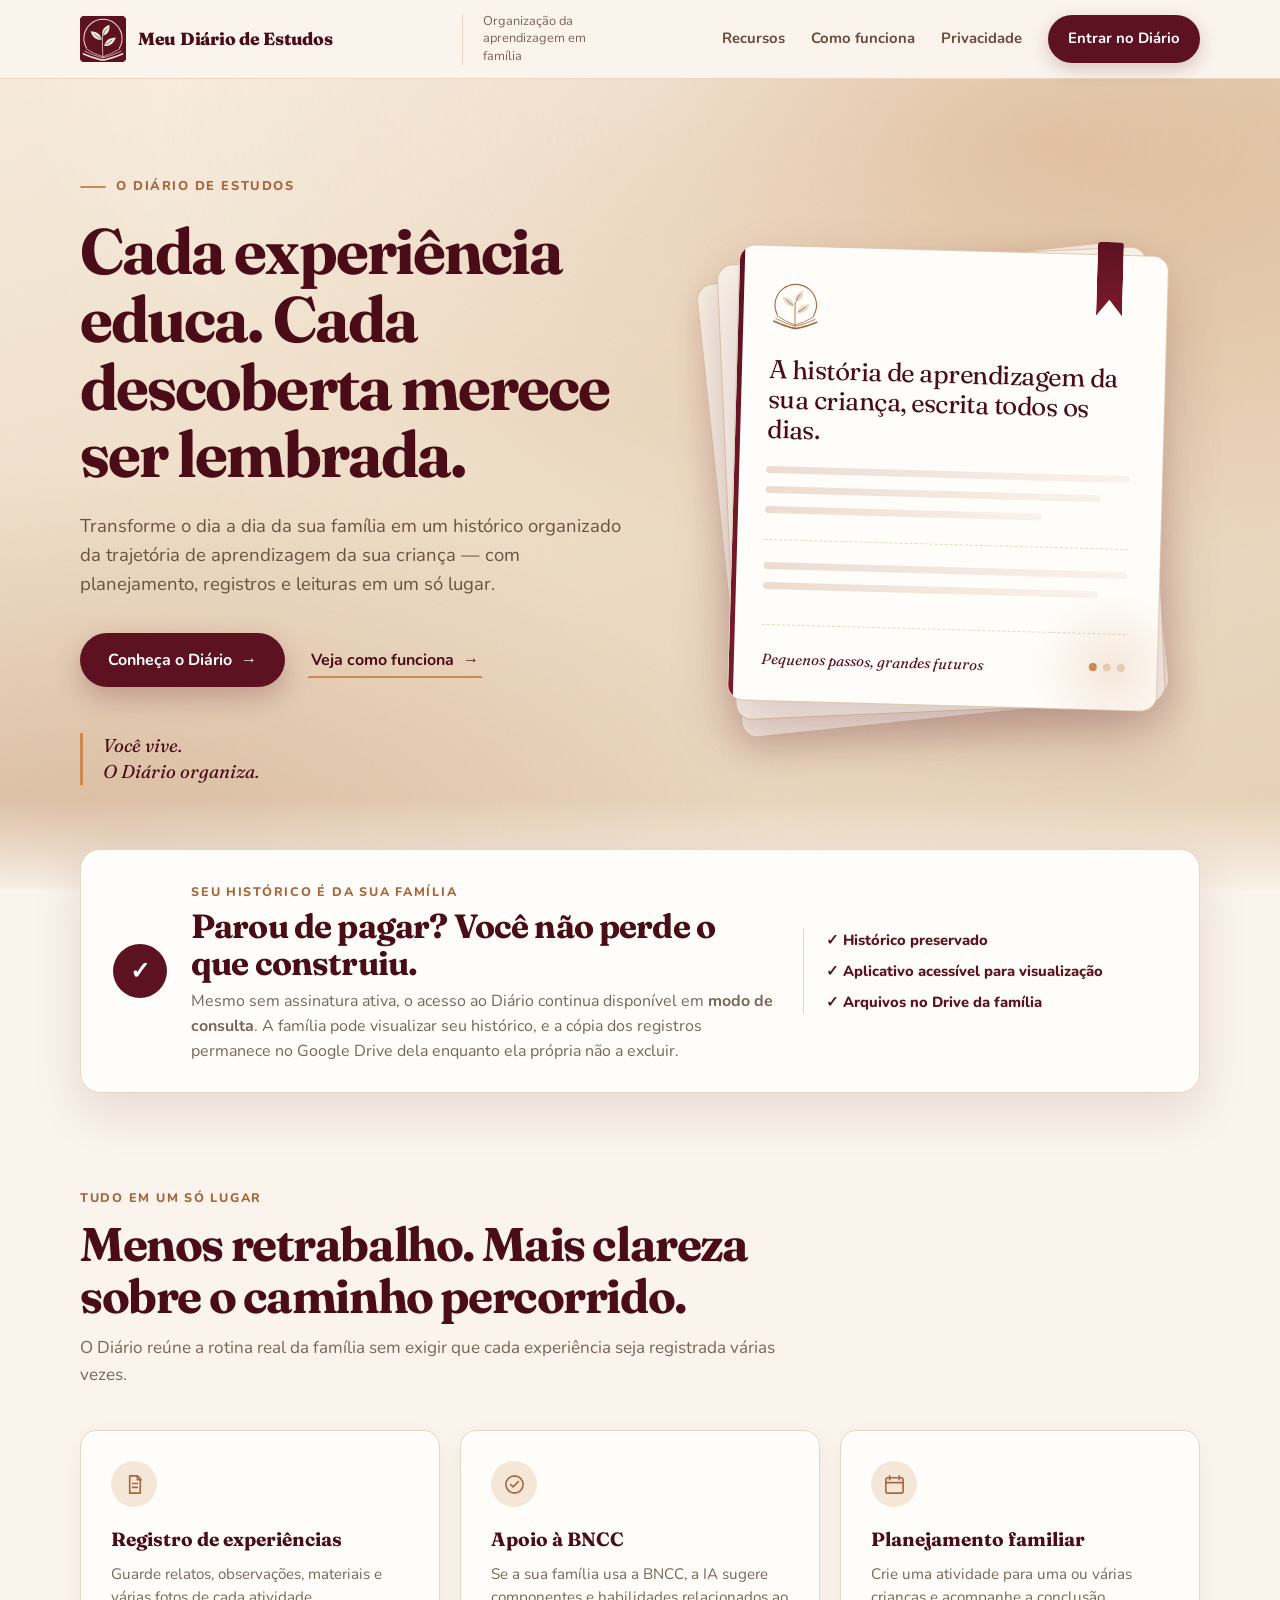
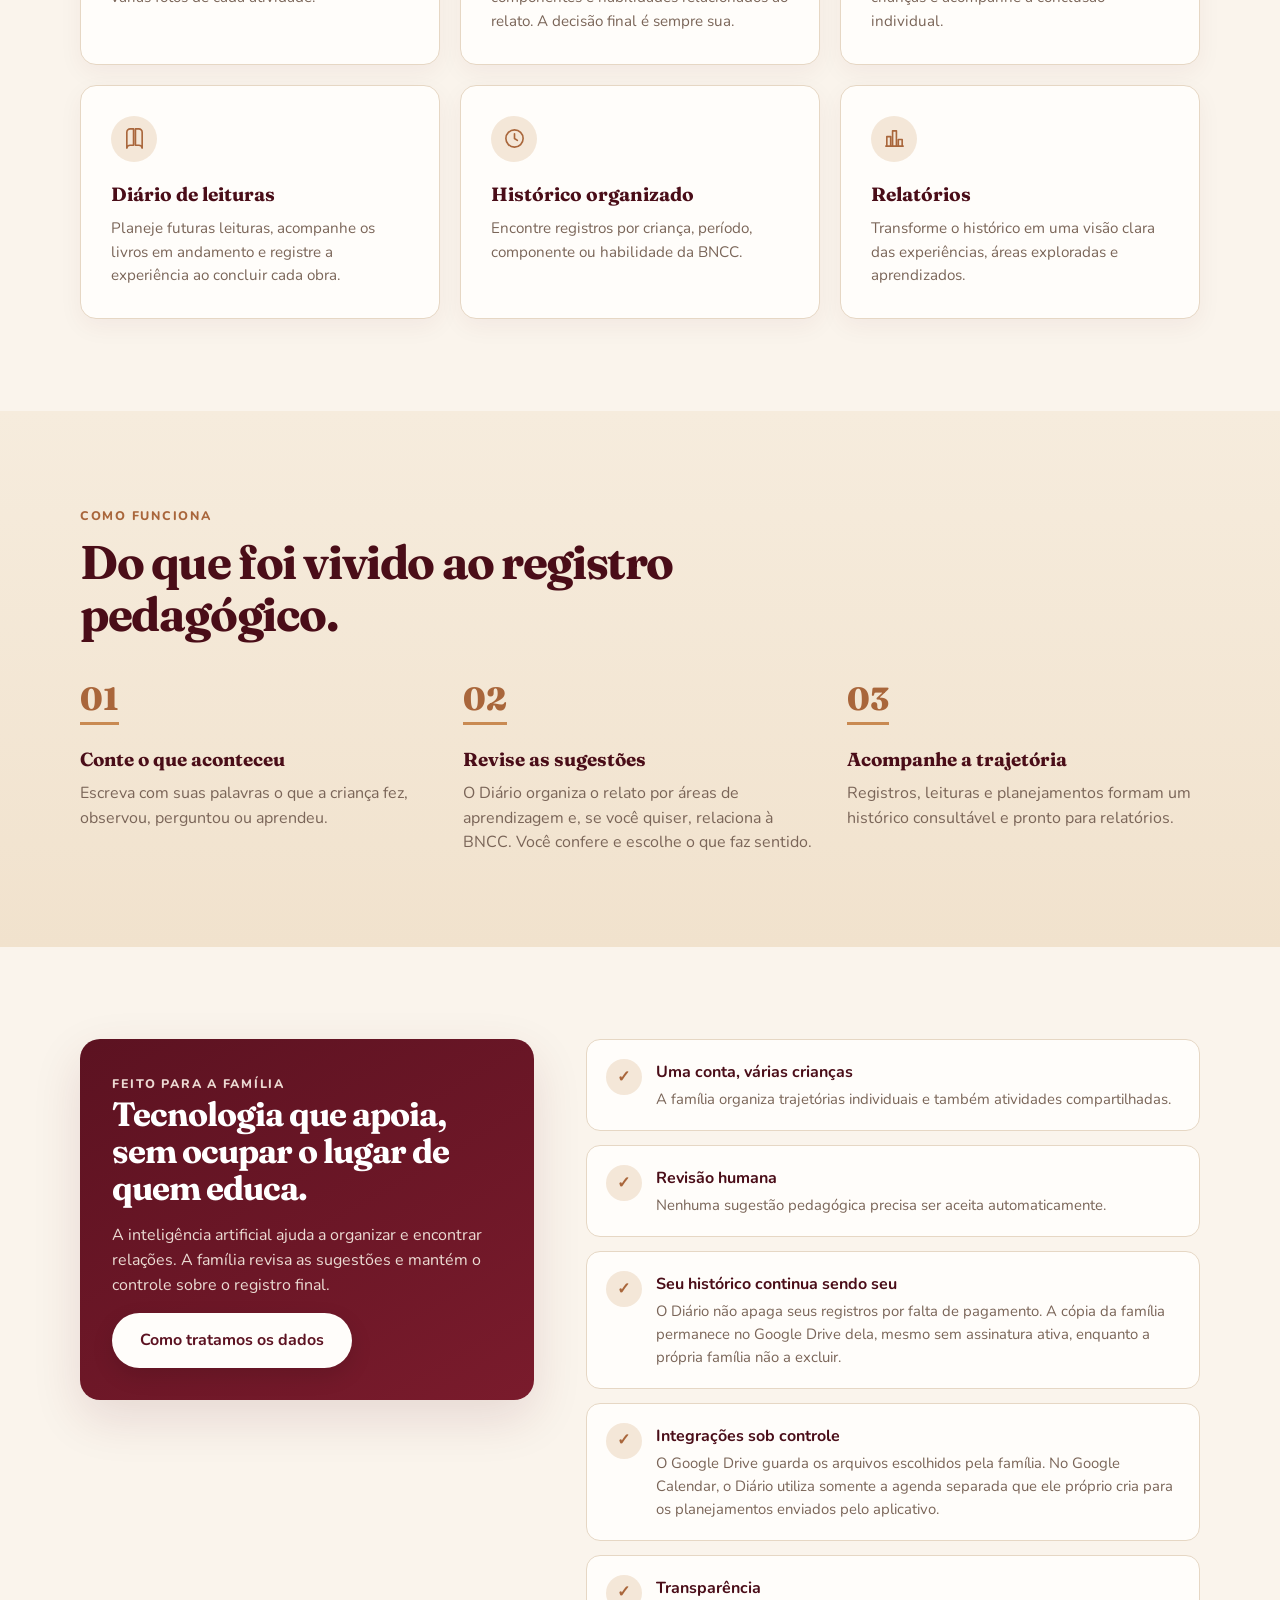
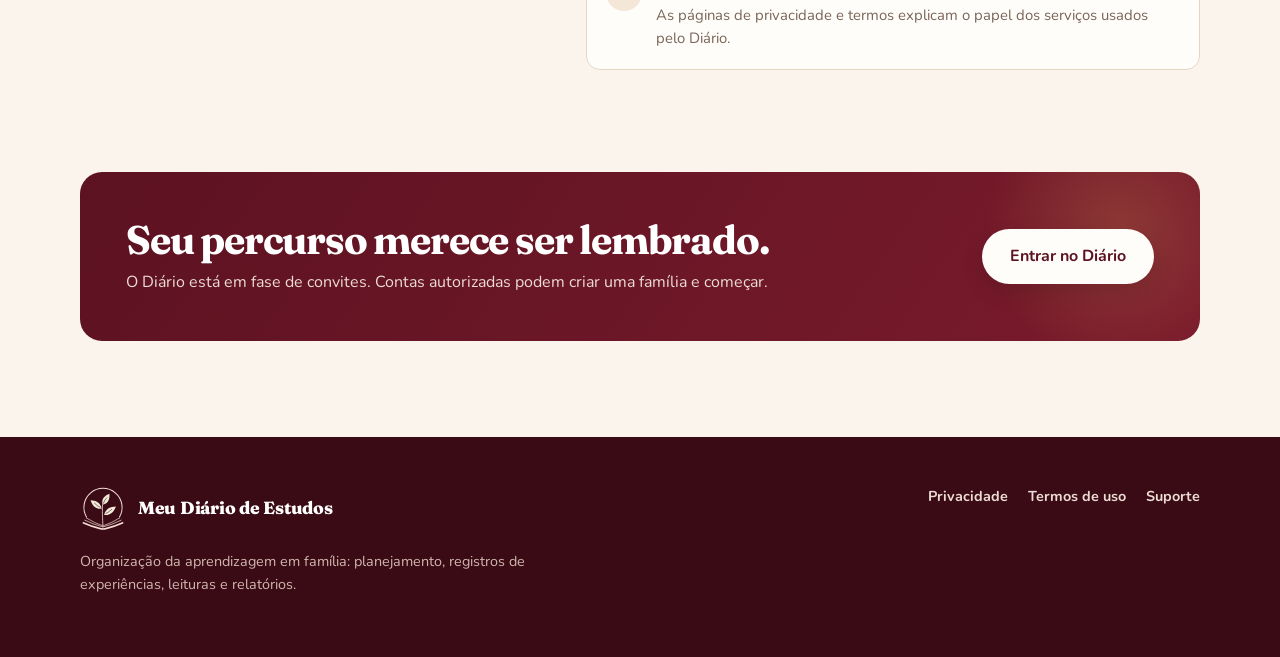
<file: index.html>
<!doctype html>
<html lang="pt-BR">
<head>
  <meta charset="utf-8">
  <meta name="viewport" content="width=device-width,initial-scale=1">
  <meta name="theme-color" content="#faf4ec">
  <meta name="description" content="Registre experiências, planeje a rotina e acompanhe a trajetória de aprendizagem da sua criança — tudo em um só lugar.">
  <link rel="canonical" href="https://www.meudiariodeestudos.com.br/">
  <meta property="og:type" content="website">
  <meta property="og:locale" content="pt_BR">
  <meta property="og:site_name" content="Meu Diário de Estudos">
  <meta property="og:title" content="Meu Diário de Estudos">
  <meta property="og:description" content="Seu histórico continua com você, mesmo sem assinatura ativa.">
  <meta property="og:url" content="https://www.meudiariodeestudos.com.br/">
  <meta property="og:image" content="https://www.meudiariodeestudos.com.br/card-whatsapp-v4.jpg">
  <meta property="og:image:secure_url" content="https://www.meudiariodeestudos.com.br/card-whatsapp-v4.jpg">
  <meta property="og:image:type" content="image/jpeg">
  <meta property="og:image:width" content="1200">
  <meta property="og:image:height" content="630">
  <meta property="og:image:alt" content="Meu Diário de Estudos — cada experiência educa, cada descoberta merece ser lembrada">
  <meta name="twitter:card" content="summary_large_image">
  <meta name="twitter:title" content="Meu Diário de Estudos">
  <meta name="twitter:description" content="Seu histórico continua com você, mesmo sem assinatura ativa.">
  <meta name="twitter:image" content="https://www.meudiariodeestudos.com.br/card-whatsapp-v4.jpg">
  <link rel="icon" href="favicon.ico" sizes="any"><link rel="icon" type="image/svg+xml" href="favicon-v2.svg"><link rel="icon" type="image/png" sizes="32x32" href="favicon-v2-32.png"><link rel="icon" type="image/png" sizes="192x192" href="favicon-v2-192.png"><link rel="apple-touch-icon" sizes="180x180" href="favicon-v2-180.png">
  <title>Meu Diário de Estudos — A trajetória de aprendizagem da sua família</title>
  <link rel="stylesheet" href="styles.css?v=1.12">
</head>
<body>
  <a class="skip-link" href="#conteudo">Ir para o conteúdo</a>
  <header class="site-header">
    <div class="container header-inner">
      <a class="brand" href="index.html" aria-label="Meu Diário de Estudos — início">
        <img class="brand-mark" src="logo-badge-v2.svg" alt="" aria-hidden="true">
        <span>Meu Diário de Estudos</span>
      </a>
      <p class="brand-tagline">Organização da aprendizagem em família</p>
      <nav class="nav" aria-label="Navegação principal">
        <a href="#recursos">Recursos</a>
        <a href="#como-funciona">Como funciona</a>
        <a href="#seguranca">Privacidade</a>
        <a class="nav-cta" href="https://app.meudiariodeestudos.com.br/">Entrar no Diário</a>
      </nav>
    </div>
  </header>

  <main id="conteudo">
    <section class="hero">
      <div class="container hero-grid">
        <div>
          <p class="eyebrow"><span class="eyebrow-dot"></span> o diário de estudos</p>
          <h1>Cada experiência educa. Cada descoberta merece ser lembrada.</h1>
          <p class="hero-copy">Transforme o dia a dia da sua família em um histórico organizado da trajetória de aprendizagem da sua criança — com planejamento, registros e leituras em um só lugar.</p>
          <div class="actions">
            <a class="button primary" href="https://app.meudiariodeestudos.com.br/">Conheça o Diário <span aria-hidden="true">→</span></a>
            <a class="button secondary" href="#como-funciona">Veja como funciona <span aria-hidden="true">→</span></a>
          </div>
          <p class="hero-quote">Você vive.<br>O Diário organiza.</p>
        </div>

        <!-- Cartão de marca: elemento visual sem interface do app.
             Quando o layout do aplicativo estiver fechado, este bloco
             (.brand-card) pode ser trocado pelo mockup real sem mexer no hero. -->
        <div class="brand-card" aria-hidden="true">
          <div class="sheet sheet-back-2"></div>
          <div class="sheet sheet-back-1"></div>
          <div class="sheet sheet-main">
            <div class="sheet-head">
              <img class="sheet-mark" src="logo-diario-v2-cobre.svg" alt="">
            </div>
            <p class="sheet-title">A história de aprendizagem da sua criança, escrita todos os dias.</p>
            <div class="sheet-lines"><span></span><span></span><span></span></div>
            <div class="sheet-rule"></div>
            <div class="sheet-lines"><span></span><span></span></div>
            <div class="sheet-foot">
              <em>Pequenos passos, grandes futuros</em>
              <span class="sheet-dots"><i></i><i></i><i></i></span>
            </div>
          </div>
          <span class="sheet-ribbon"></span>
        </div>
      </div>
    </section>

    <section class="ownership" aria-labelledby="ownership-title">
      <div class="container ownership-card">
        <div class="ownership-icon" aria-hidden="true">✓</div>
        <div class="ownership-copy">
          <span class="section-kicker">Seu histórico é da sua família</span>
          <h2 id="ownership-title">Parou de pagar? Você não perde o que construiu.</h2>
          <p>Mesmo sem assinatura ativa, o acesso ao Diário continua disponível em <strong>modo de consulta</strong>. A família pode visualizar seu histórico, e a cópia dos registros permanece no Google Drive dela enquanto ela própria não a excluir.</p>
        </div>
        <div class="ownership-points" aria-label="Garantias de acesso">
          <span>✓ Histórico preservado</span>
          <span>✓ Aplicativo acessível para visualização</span>
          <span>✓ Arquivos no Drive da família</span>
        </div>
      </div>
    </section>

    <section id="recursos">
      <div class="container">
        <div class="section-head">
          <span class="section-kicker">Tudo em um só lugar</span>
          <h2>Menos retrabalho. Mais clareza sobre o caminho percorrido.</h2>
          <p>O Diário reúne a rotina real da família sem exigir que cada experiência seja registrada várias vezes.</p>
        </div>
        <div class="features">
          <article class="feature"><div class="feature-icon" aria-hidden="true"><svg viewBox="0 0 24 24"><path d="M7 3h8l3 3v15H7z"/><path d="M15 3v4h4M10 11h5M10 15h5"/></svg></div><h3>Registro de experiências</h3><p>Guarde relatos, observações, materiais e várias fotos de cada atividade.</p></article>
          <article class="feature"><div class="feature-icon" aria-hidden="true"><svg viewBox="0 0 24 24"><circle cx="12" cy="12" r="9"/><path d="m8 12 2.5 2.5L16 9"/></svg></div><h3>Apoio à BNCC</h3><p>Se a sua família usa a BNCC, a IA sugere componentes e habilidades relacionados ao relato. A decisão final é sempre sua.</p></article>
          <article class="feature"><div class="feature-icon" aria-hidden="true"><svg viewBox="0 0 24 24"><rect x="3" y="5" width="18" height="16" rx="2"/><path d="M7 3v4M17 3v4M3 10h18"/></svg></div><h3>Planejamento familiar</h3><p>Crie uma atividade para uma ou várias crianças e acompanhe a conclusão individual.</p></article>
          <article class="feature"><div class="feature-icon" aria-hidden="true"><svg viewBox="0 0 24 24"><path d="M4 5.5A3.5 3.5 0 0 1 7.5 2H11v17H7.5A3.5 3.5 0 0 0 4 22zM20 5.5A3.5 3.5 0 0 0 16.5 2H13v17h3.5A3.5 3.5 0 0 1 20 22z"/></svg></div><h3>Diário de leituras</h3><p>Planeje futuras leituras, acompanhe os livros em andamento e registre a experiência ao concluir cada obra.</p></article>
          <article class="feature"><div class="feature-icon" aria-hidden="true"><svg viewBox="0 0 24 24"><circle cx="12" cy="12" r="9"/><path d="M12 7v5l3 2"/></svg></div><h3>Histórico organizado</h3><p>Encontre registros por criança, período, componente ou habilidade da BNCC.</p></article>
          <article class="feature"><div class="feature-icon" aria-hidden="true"><svg viewBox="0 0 24 24"><path d="M4 20V10h4v10M10 20V4h4v16M16 20v-7h4v7M3 20h18"/></svg></div><h3>Relatórios</h3><p>Transforme o histórico em uma visão clara das experiências, áreas exploradas e aprendizados.</p></article>
        </div>
      </div>
    </section>

    <section class="how" id="como-funciona">
      <div class="container">
        <div class="section-head">
          <span class="section-kicker">Como funciona</span>
          <h2>Do que foi vivido ao registro pedagógico.</h2>
        </div>
        <div class="steps">
          <article class="step"><h3>Conte o que aconteceu</h3><p>Escreva com suas palavras o que a criança fez, observou, perguntou ou aprendeu.</p></article>
          <article class="step"><h3>Revise as sugestões</h3><p>O Diário organiza o relato por áreas de aprendizagem e, se você quiser, relaciona à BNCC. Você confere e escolhe o que faz sentido.</p></article>
          <article class="step"><h3>Acompanhe a trajetória</h3><p>Registros, leituras e planejamentos formam um histórico consultável e pronto para relatórios.</p></article>
        </div>
      </div>
    </section>

    <section id="seguranca">
      <div class="container principles-grid">
        <div class="principles-note">
          <span class="section-kicker" style="color:#ecd9d2">Feito para a família</span>
          <h2>Tecnologia que apoia, sem ocupar o lugar de quem educa.</h2>
          <p>A inteligência artificial ajuda a organizar e encontrar relações. A família revisa as sugestões e mantém o controle sobre o registro final.</p>
          <a class="button light" href="privacidade.html">Como tratamos os dados</a>
        </div>
        <div class="check-list">
          <article class="check"><div class="check-badge">✓</div><div><h3>Uma conta, várias crianças</h3><p>A família organiza trajetórias individuais e também atividades compartilhadas.</p></div></article>
          <article class="check"><div class="check-badge">✓</div><div><h3>Revisão humana</h3><p>Nenhuma sugestão pedagógica precisa ser aceita automaticamente.</p></div></article>
          <article class="check"><div class="check-badge">✓</div><div><h3>Seu histórico continua sendo seu</h3><p>O Diário não apaga seus registros por falta de pagamento. A cópia da família permanece no Google Drive dela, mesmo sem assinatura ativa, enquanto a própria família não a excluir.</p></div></article>
          <article class="check"><div class="check-badge">✓</div><div><h3>Integrações sob controle</h3><p>O Google Drive guarda os arquivos escolhidos pela família. No Google Calendar, o Diário utiliza somente a agenda separada que ele próprio cria para os planejamentos enviados pelo aplicativo.</p></div></article>
          <article class="check"><div class="check-badge">✓</div><div><h3>Transparência</h3><p>As páginas de privacidade e termos explicam o papel dos serviços usados pelo Diário.</p></div></article>
        </div>
      </div>
    </section>

    <section class="cta">
      <div class="container cta-box">
        <div><h2>Seu percurso merece ser lembrado.</h2><p>O Diário está em fase de convites. Contas autorizadas podem criar uma família e começar.</p></div>
        <a class="button light" href="https://app.meudiariodeestudos.com.br/">Entrar no Diário</a>
      </div>
    </section>
  </main>

  <footer class="site-footer">
    <div class="container footer-grid">
      <div><a class="brand" href="index.html"><img class="brand-mark" src="logo-diario-v2.svg" alt="" aria-hidden="true"><span>Meu Diário de Estudos</span></a><p class="footer-copy">Organização da aprendizagem em família: planejamento, registros de experiências, leituras e relatórios.</p></div>
      <nav class="footer-links" aria-label="Links institucionais"><a href="privacidade.html">Privacidade</a><a href="termos.html">Termos de uso</a><a href="suporte.html">Suporte</a></nav>
    </div>
  </footer>
</body>
</html>
</file>
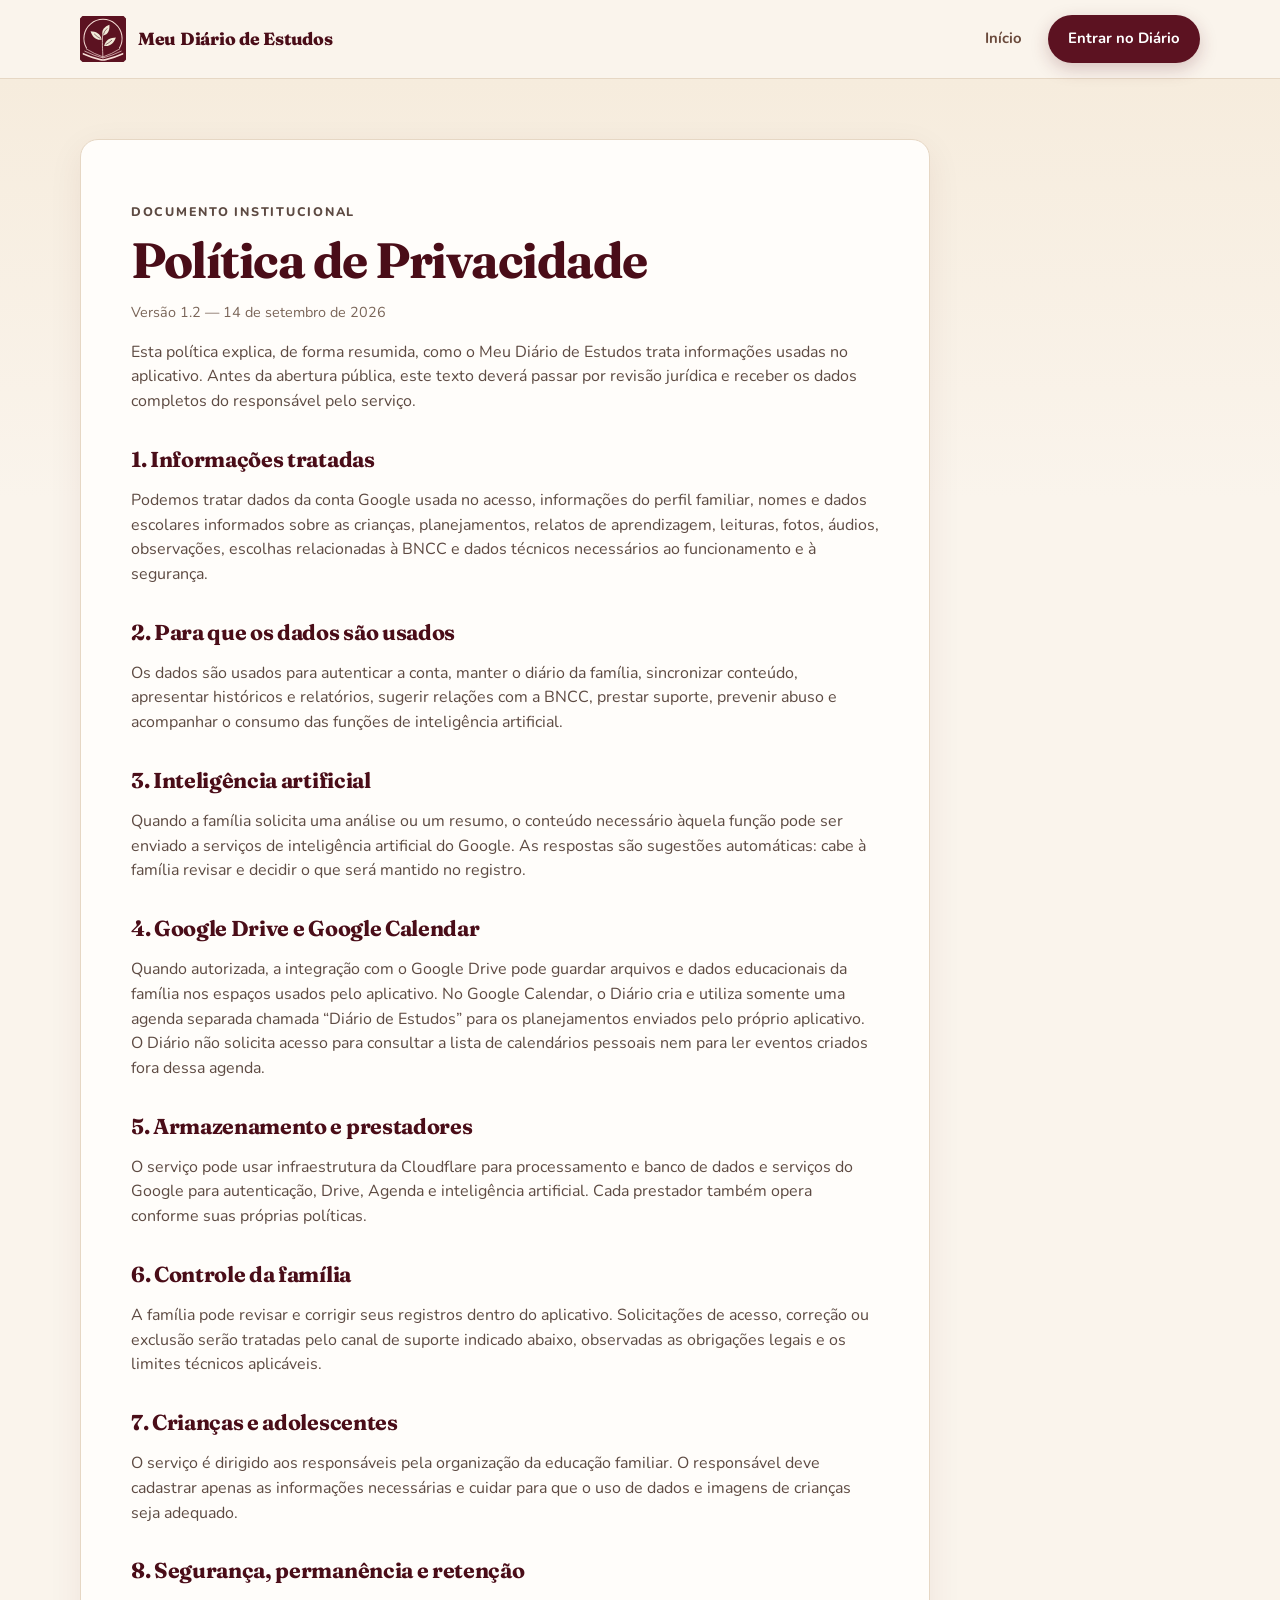
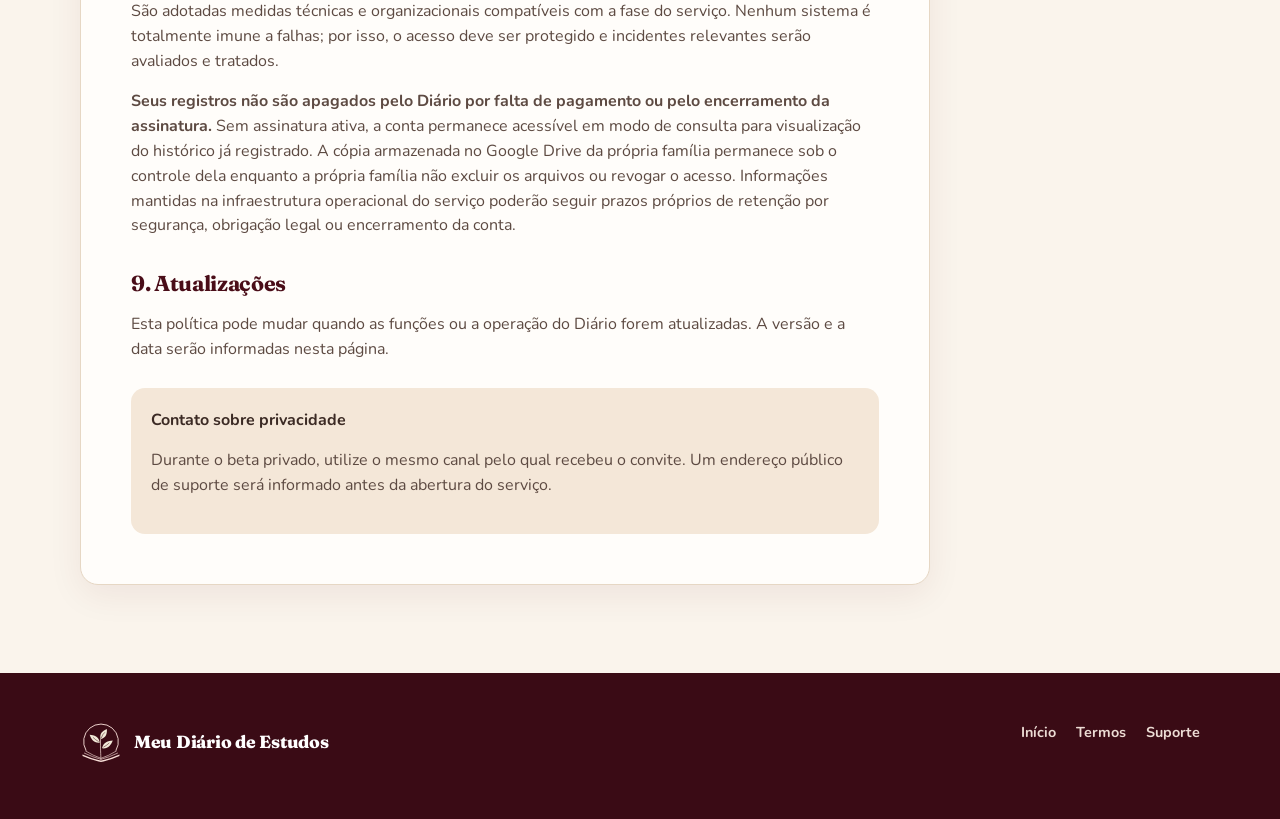
<file: privacidade.html>
<!doctype html><html lang="pt-BR"><head><meta charset="utf-8"><meta name="viewport" content="width=device-width,initial-scale=1"><meta name="theme-color" content="#faf4ec"><meta name="description" content="Política de Privacidade do Meu Diário de Estudos."><link rel="canonical" href="https://www.meudiariodeestudos.com.br/privacidade.html"><meta property="og:type" content="website"><meta property="og:locale" content="pt_BR"><meta property="og:site_name" content="Meu Diário de Estudos"><meta property="og:title" content="Política de Privacidade — Meu Diário de Estudos"><meta property="og:description" content="Saiba como o Diário trata os dados da sua família."><meta property="og:url" content="https://www.meudiariodeestudos.com.br/privacidade.html"><meta property="og:image" content="https://www.meudiariodeestudos.com.br/card-whatsapp-v4.jpg"><meta property="og:image:secure_url" content="https://www.meudiariodeestudos.com.br/card-whatsapp-v4.jpg"><meta property="og:image:type" content="image/jpeg"><meta property="og:image:width" content="1200"><meta property="og:image:height" content="630"><meta property="og:image:alt" content="Meu Diário de Estudos — cada experiência educa, cada descoberta merece ser lembrada"><meta name="twitter:card" content="summary_large_image"><meta name="twitter:image" content="https://www.meudiariodeestudos.com.br/card-whatsapp-v4.jpg"><link rel="icon" href="favicon.ico" sizes="any"><link rel="icon" type="image/svg+xml" href="favicon-v2.svg"><link rel="icon" type="image/png" sizes="32x32" href="favicon-v2-32.png"><link rel="icon" type="image/png" sizes="192x192" href="favicon-v2-192.png"><link rel="apple-touch-icon" sizes="180x180" href="favicon-v2-180.png"><title>Política de Privacidade — Meu Diário de Estudos</title><link rel="stylesheet" href="styles.css?v=1.12"></head><body>
<header class="site-header"><div class="container header-inner"><a class="brand" href="index.html"><img class="brand-mark" src="logo-badge-v2.svg" alt="" aria-hidden="true"><span>Meu Diário de Estudos</span></a><nav class="nav"><a href="index.html">Início</a><a class="nav-cta" href="https://app.meudiariodeestudos.com.br/">Entrar no Diário</a></nav></div></header>
<main class="legal-main"><div class="container"><article class="legal-card"><p class="section-kicker">Documento institucional</p><h1>Política de Privacidade</h1><p class="updated">Versão 1.2 — 14 de setembro de 2026</p>
<p>Esta política explica, de forma resumida, como o Meu Diário de Estudos trata informações usadas no aplicativo. Antes da abertura pública, este texto deverá passar por revisão jurídica e receber os dados completos do responsável pelo serviço.</p>
<h2>1. Informações tratadas</h2><p>Podemos tratar dados da conta Google usada no acesso, informações do perfil familiar, nomes e dados escolares informados sobre as crianças, planejamentos, relatos de aprendizagem, leituras, fotos, áudios, observações, escolhas relacionadas à BNCC e dados técnicos necessários ao funcionamento e à segurança.</p>
<h2>2. Para que os dados são usados</h2><p>Os dados são usados para autenticar a conta, manter o diário da família, sincronizar conteúdo, apresentar históricos e relatórios, sugerir relações com a BNCC, prestar suporte, prevenir abuso e acompanhar o consumo das funções de inteligência artificial.</p>
<h2>3. Inteligência artificial</h2><p>Quando a família solicita uma análise ou um resumo, o conteúdo necessário àquela função pode ser enviado a serviços de inteligência artificial do Google. As respostas são sugestões automáticas: cabe à família revisar e decidir o que será mantido no registro.</p>
<h2>4. Google Drive e Google Calendar</h2><p>Quando autorizada, a integração com o Google Drive pode guardar arquivos e dados educacionais da família nos espaços usados pelo aplicativo. No Google Calendar, o Diário cria e utiliza somente uma agenda separada chamada “Diário de Estudos” para os planejamentos enviados pelo próprio aplicativo. O Diário não solicita acesso para consultar a lista de calendários pessoais nem para ler eventos criados fora dessa agenda.</p>
<h2>5. Armazenamento e prestadores</h2><p>O serviço pode usar infraestrutura da Cloudflare para processamento e banco de dados e serviços do Google para autenticação, Drive, Agenda e inteligência artificial. Cada prestador também opera conforme suas próprias políticas.</p>
<h2>6. Controle da família</h2><p>A família pode revisar e corrigir seus registros dentro do aplicativo. Solicitações de acesso, correção ou exclusão serão tratadas pelo canal de suporte indicado abaixo, observadas as obrigações legais e os limites técnicos aplicáveis.</p>
<h2>7. Crianças e adolescentes</h2><p>O serviço é dirigido aos responsáveis pela organização da educação familiar. O responsável deve cadastrar apenas as informações necessárias e cuidar para que o uso de dados e imagens de crianças seja adequado.</p>
<h2>8. Segurança, permanência e retenção</h2><p>São adotadas medidas técnicas e organizacionais compatíveis com a fase do serviço. Nenhum sistema é totalmente imune a falhas; por isso, o acesso deve ser protegido e incidentes relevantes serão avaliados e tratados.</p><p><strong>Seus registros não são apagados pelo Diário por falta de pagamento ou pelo encerramento da assinatura.</strong> Sem assinatura ativa, a conta permanece acessível em modo de consulta para visualização do histórico já registrado. A cópia armazenada no Google Drive da própria família permanece sob o controle dela enquanto a própria família não excluir os arquivos ou revogar o acesso. Informações mantidas na infraestrutura operacional do serviço poderão seguir prazos próprios de retenção por segurança, obrigação legal ou encerramento da conta.</p>
<h2>9. Atualizações</h2><p>Esta política pode mudar quando as funções ou a operação do Diário forem atualizadas. A versão e a data serão informadas nesta página.</p>
<div class="support-box"><strong>Contato sobre privacidade</strong><p>Durante o beta privado, utilize o mesmo canal pelo qual recebeu o convite. Um endereço público de suporte será informado antes da abertura do serviço.</p></div>
</article></div></main><footer class="site-footer"><div class="container footer-grid"><div class="footer-brand"><a class="brand" href="index.html"><img class="brand-mark" src="logo-diario-v2.svg" alt="" aria-hidden="true"><span>Meu Diário de Estudos</span></a></div><nav class="footer-links"><a href="index.html">Início</a><a href="termos.html">Termos</a><a href="suporte.html">Suporte</a></nav></div></footer></body></html>
</file>
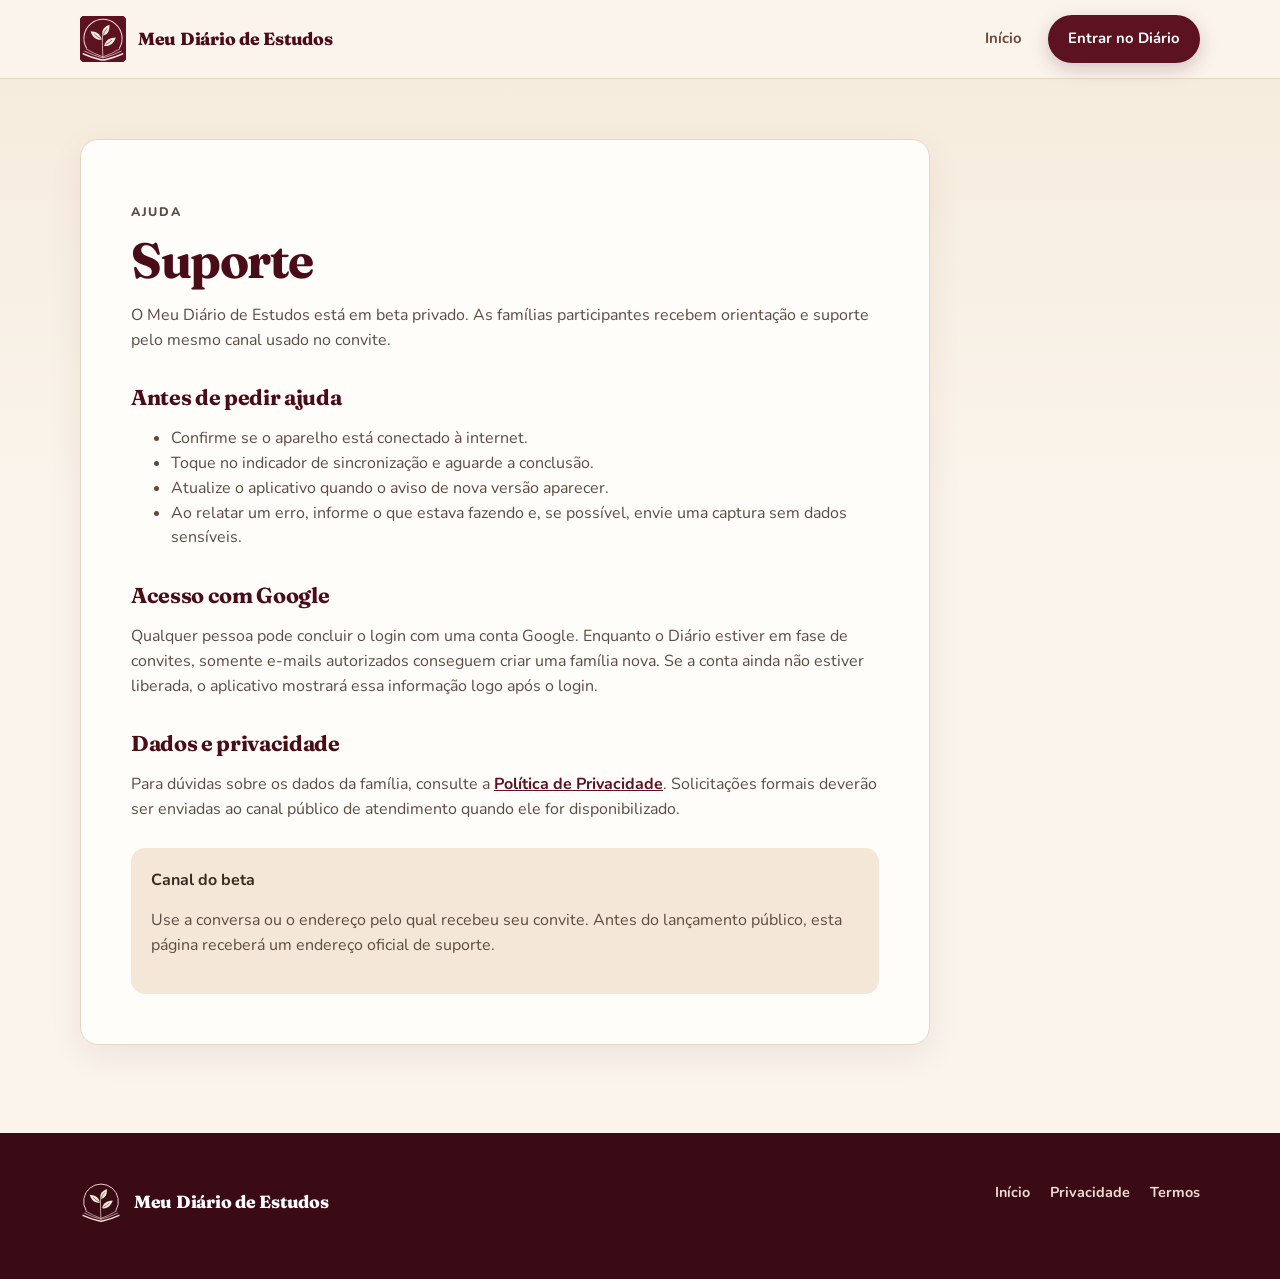
<file: suporte.html>
<!doctype html><html lang="pt-BR"><head><meta charset="utf-8"><meta name="viewport" content="width=device-width,initial-scale=1"><meta name="theme-color" content="#faf4ec"><meta name="description" content="Ajuda e suporte do Meu Diário de Estudos."><link rel="canonical" href="https://www.meudiariodeestudos.com.br/suporte.html"><meta property="og:type" content="website"><meta property="og:locale" content="pt_BR"><meta property="og:site_name" content="Meu Diário de Estudos"><meta property="og:title" content="Suporte — Meu Diário de Estudos"><meta property="og:description" content="Ajuda para famílias que usam o Meu Diário de Estudos."><meta property="og:url" content="https://www.meudiariodeestudos.com.br/suporte.html"><meta property="og:image" content="https://www.meudiariodeestudos.com.br/card-whatsapp-v4.jpg"><meta property="og:image:secure_url" content="https://www.meudiariodeestudos.com.br/card-whatsapp-v4.jpg"><meta property="og:image:type" content="image/jpeg"><meta property="og:image:width" content="1200"><meta property="og:image:height" content="630"><meta property="og:image:alt" content="Meu Diário de Estudos — cada experiência educa, cada descoberta merece ser lembrada"><meta name="twitter:card" content="summary_large_image"><meta name="twitter:image" content="https://www.meudiariodeestudos.com.br/card-whatsapp-v4.jpg"><link rel="icon" href="favicon.ico" sizes="any"><link rel="icon" type="image/svg+xml" href="favicon-v2.svg"><link rel="icon" type="image/png" sizes="32x32" href="favicon-v2-32.png"><link rel="icon" type="image/png" sizes="192x192" href="favicon-v2-192.png"><link rel="apple-touch-icon" sizes="180x180" href="favicon-v2-180.png"><title>Suporte — Meu Diário de Estudos</title><link rel="stylesheet" href="styles.css?v=1.12"></head><body>
<header class="site-header"><div class="container header-inner"><a class="brand" href="index.html"><img class="brand-mark" src="logo-badge-v2.svg" alt="" aria-hidden="true"><span>Meu Diário de Estudos</span></a><nav class="nav"><a href="index.html">Início</a><a class="nav-cta" href="https://app.meudiariodeestudos.com.br/">Entrar no Diário</a></nav></div></header>
<main class="legal-main"><div class="container"><article class="legal-card"><p class="section-kicker">Ajuda</p><h1>Suporte</h1><p>O Meu Diário de Estudos está em beta privado. As famílias participantes recebem orientação e suporte pelo mesmo canal usado no convite.</p>
<h2>Antes de pedir ajuda</h2><ul><li>Confirme se o aparelho está conectado à internet.</li><li>Toque no indicador de sincronização e aguarde a conclusão.</li><li>Atualize o aplicativo quando o aviso de nova versão aparecer.</li><li>Ao relatar um erro, informe o que estava fazendo e, se possível, envie uma captura sem dados sensíveis.</li></ul>
<h2>Acesso com Google</h2><p>Qualquer pessoa pode concluir o login com uma conta Google. Enquanto o Diário estiver em fase de convites, somente e-mails autorizados conseguem criar uma família nova. Se a conta ainda não estiver liberada, o aplicativo mostrará essa informação logo após o login.</p>
<h2>Dados e privacidade</h2><p>Para dúvidas sobre os dados da família, consulte a <a href="privacidade.html">Política de Privacidade</a>. Solicitações formais deverão ser enviadas ao canal público de atendimento quando ele for disponibilizado.</p>
<div class="support-box"><strong>Canal do beta</strong><p>Use a conversa ou o endereço pelo qual recebeu seu convite. Antes do lançamento público, esta página receberá um endereço oficial de suporte.</p></div>
</article></div></main><footer class="site-footer"><div class="container footer-grid"><div class="footer-brand"><a class="brand" href="index.html"><img class="brand-mark" src="logo-diario-v2.svg" alt="" aria-hidden="true"><span>Meu Diário de Estudos</span></a></div><nav class="footer-links"><a href="index.html">Início</a><a href="privacidade.html">Privacidade</a><a href="termos.html">Termos</a></nav></div></footer></body></html>
</file>
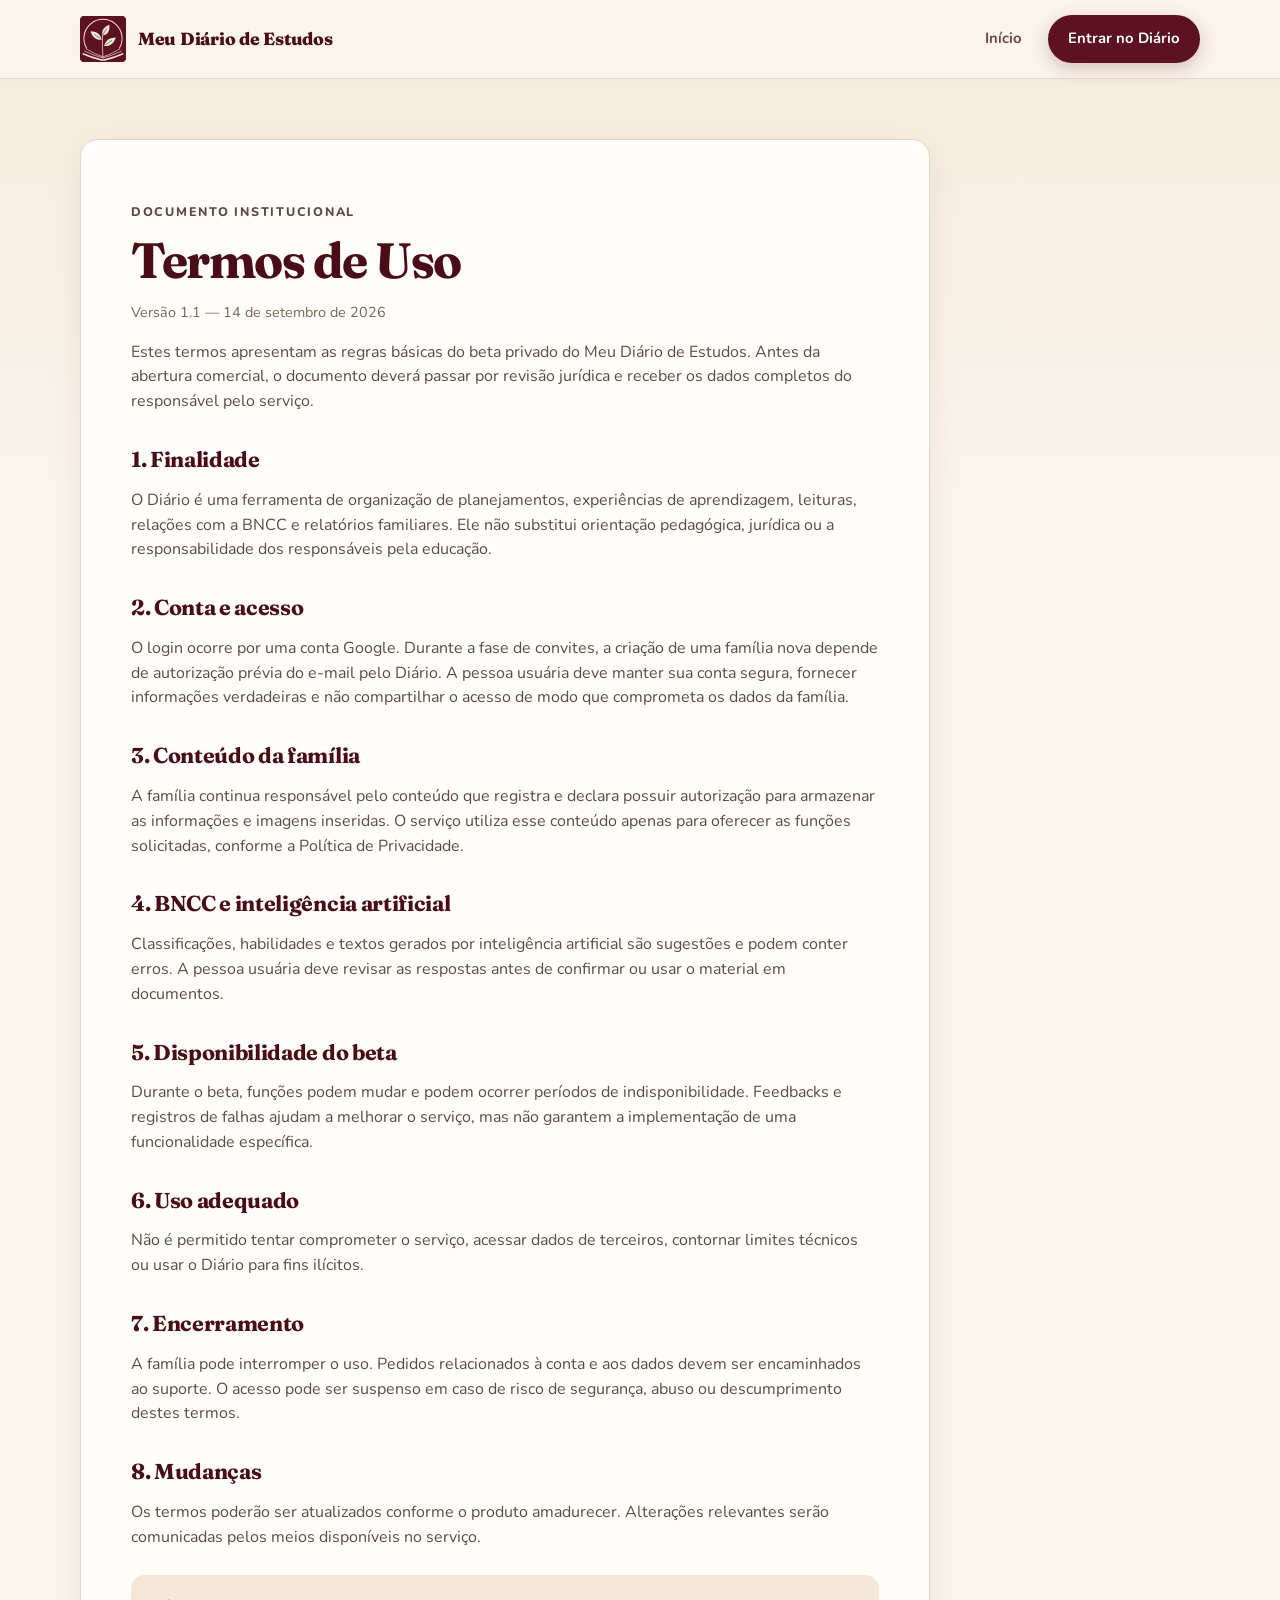
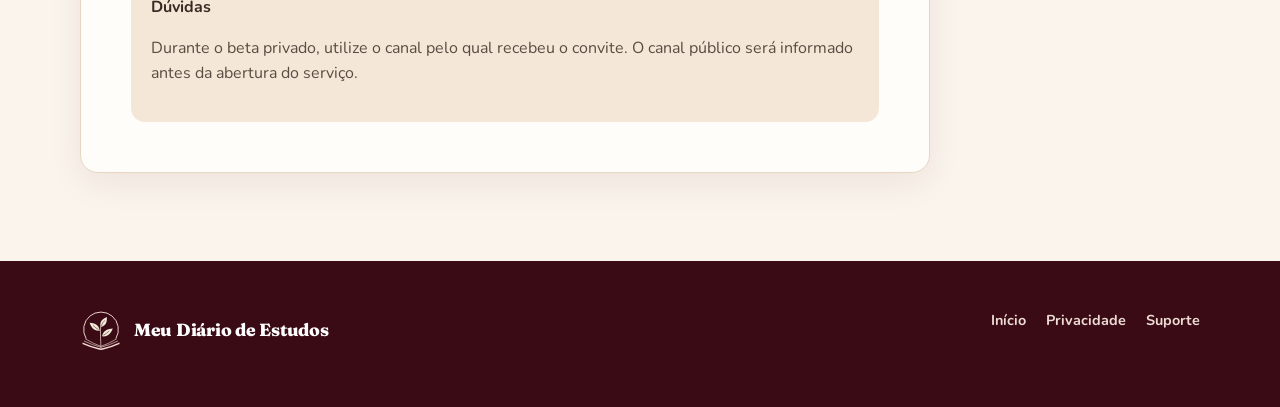
<file: termos.html>
<!doctype html><html lang="pt-BR"><head><meta charset="utf-8"><meta name="viewport" content="width=device-width,initial-scale=1"><meta name="theme-color" content="#faf4ec"><meta name="description" content="Termos de Uso do Meu Diário de Estudos."><link rel="canonical" href="https://www.meudiariodeestudos.com.br/termos.html"><meta property="og:type" content="website"><meta property="og:locale" content="pt_BR"><meta property="og:site_name" content="Meu Diário de Estudos"><meta property="og:title" content="Termos de Uso — Meu Diário de Estudos"><meta property="og:description" content="Conheça as condições de uso do Meu Diário de Estudos."><meta property="og:url" content="https://www.meudiariodeestudos.com.br/termos.html"><meta property="og:image" content="https://www.meudiariodeestudos.com.br/card-whatsapp-v4.jpg"><meta property="og:image:secure_url" content="https://www.meudiariodeestudos.com.br/card-whatsapp-v4.jpg"><meta property="og:image:type" content="image/jpeg"><meta property="og:image:width" content="1200"><meta property="og:image:height" content="630"><meta property="og:image:alt" content="Meu Diário de Estudos — cada experiência educa, cada descoberta merece ser lembrada"><meta name="twitter:card" content="summary_large_image"><meta name="twitter:image" content="https://www.meudiariodeestudos.com.br/card-whatsapp-v4.jpg"><link rel="icon" href="favicon.ico" sizes="any"><link rel="icon" type="image/svg+xml" href="favicon-v2.svg"><link rel="icon" type="image/png" sizes="32x32" href="favicon-v2-32.png"><link rel="icon" type="image/png" sizes="192x192" href="favicon-v2-192.png"><link rel="apple-touch-icon" sizes="180x180" href="favicon-v2-180.png"><title>Termos de Uso — Meu Diário de Estudos</title><link rel="stylesheet" href="styles.css?v=1.12"></head><body>
<header class="site-header"><div class="container header-inner"><a class="brand" href="index.html"><img class="brand-mark" src="logo-badge-v2.svg" alt="" aria-hidden="true"><span>Meu Diário de Estudos</span></a><nav class="nav"><a href="index.html">Início</a><a class="nav-cta" href="https://app.meudiariodeestudos.com.br/">Entrar no Diário</a></nav></div></header>
<main class="legal-main"><div class="container"><article class="legal-card"><p class="section-kicker">Documento institucional</p><h1>Termos de Uso</h1><p class="updated">Versão 1.1 — 14 de setembro de 2026</p>
<p>Estes termos apresentam as regras básicas do beta privado do Meu Diário de Estudos. Antes da abertura comercial, o documento deverá passar por revisão jurídica e receber os dados completos do responsável pelo serviço.</p>
<h2>1. Finalidade</h2><p>O Diário é uma ferramenta de organização de planejamentos, experiências de aprendizagem, leituras, relações com a BNCC e relatórios familiares. Ele não substitui orientação pedagógica, jurídica ou a responsabilidade dos responsáveis pela educação.</p>
<h2>2. Conta e acesso</h2><p>O login ocorre por uma conta Google. Durante a fase de convites, a criação de uma família nova depende de autorização prévia do e-mail pelo Diário. A pessoa usuária deve manter sua conta segura, fornecer informações verdadeiras e não compartilhar o acesso de modo que comprometa os dados da família.</p>
<h2>3. Conteúdo da família</h2><p>A família continua responsável pelo conteúdo que registra e declara possuir autorização para armazenar as informações e imagens inseridas. O serviço utiliza esse conteúdo apenas para oferecer as funções solicitadas, conforme a Política de Privacidade.</p>
<h2>4. BNCC e inteligência artificial</h2><p>Classificações, habilidades e textos gerados por inteligência artificial são sugestões e podem conter erros. A pessoa usuária deve revisar as respostas antes de confirmar ou usar o material em documentos.</p>
<h2>5. Disponibilidade do beta</h2><p>Durante o beta, funções podem mudar e podem ocorrer períodos de indisponibilidade. Feedbacks e registros de falhas ajudam a melhorar o serviço, mas não garantem a implementação de uma funcionalidade específica.</p>
<h2>6. Uso adequado</h2><p>Não é permitido tentar comprometer o serviço, acessar dados de terceiros, contornar limites técnicos ou usar o Diário para fins ilícitos.</p>
<h2>7. Encerramento</h2><p>A família pode interromper o uso. Pedidos relacionados à conta e aos dados devem ser encaminhados ao suporte. O acesso pode ser suspenso em caso de risco de segurança, abuso ou descumprimento destes termos.</p>
<h2>8. Mudanças</h2><p>Os termos poderão ser atualizados conforme o produto amadurecer. Alterações relevantes serão comunicadas pelos meios disponíveis no serviço.</p>
<div class="support-box"><strong>Dúvidas</strong><p>Durante o beta privado, utilize o canal pelo qual recebeu o convite. O canal público será informado antes da abertura do serviço.</p></div>
</article></div></main><footer class="site-footer"><div class="container footer-grid"><div class="footer-brand"><a class="brand" href="index.html"><img class="brand-mark" src="logo-diario-v2.svg" alt="" aria-hidden="true"><span>Meu Diário de Estudos</span></a></div><nav class="footer-links"><a href="index.html">Início</a><a href="privacidade.html">Privacidade</a><a href="suporte.html">Suporte</a></nav></div></footer></body></html>
</file>
<file: styles.css>
@import url('https://fonts.googleapis.com/css2?family=Fraunces:ital,opsz,wght@0,9..144,600;0,9..144,700;0,9..144,800;1,9..144,600&family=Nunito:wght@400;600;700;800&display=swap');

:root {
  --marsala: #5c1221;
  --marsala-2: #7a1b2c;
  --marsala-deep: #3a0b15;
  --heading: #4a0d18;
  --copper: #a9663b;
  --copper-2: #c98a52;
  --ink: #3b2a24;
  --muted: #7a6558;
  --paper: #fffdfa;
  --shell: #faf4ec;
  --cream: #f4e7d8;
  --sand: #ead9c4;
  --line: #e6d7c4;
  --gold: #d4a24c;
  --shadow: 0 18px 50px rgba(92, 18, 33, .12);
  --grain: url("data:image/svg+xml,%3Csvg xmlns='http://www.w3.org/2000/svg' width='180' height='180'%3E%3Cfilter id='n'%3E%3CfeTurbulence type='fractalNoise' baseFrequency='.85' numOctaves='3'/%3E%3CfeColorMatrix type='saturate' values='0'/%3E%3C/filter%3E%3Crect width='180' height='180' filter='url(%23n)' opacity='.5'/%3E%3C/svg%3E");
}

* { box-sizing: border-box; }
html { scroll-behavior: smooth; }
body {
  margin: 0;
  background: var(--shell);
  color: var(--ink);
  font-family: "Nunito", Arial, Helvetica, sans-serif;
  font-size: 16px;
  line-height: 1.55;
}
a { color: inherit; }
img, svg { display: block; }
.container { width: min(1120px, calc(100% - 40px)); max-width: 1120px; margin-left: auto; margin-right: auto; }
.skip-link { position: fixed; left: 12px; top: -80px; z-index: 100; background: #fff; padding: 10px 14px; border-radius: 8px; }
.skip-link:focus { top: 12px; }

/* ---------- header (claro, como a referência) ---------- */
.site-header {
  position: sticky; top: 0; z-index: 30;
  color: var(--heading);
  background: rgba(250, 244, 236, .94);
  border-bottom: 1px solid var(--line);
  backdrop-filter: blur(10px);
}
.header-inner { min-height: 78px; display: flex; align-items: center; justify-content: space-between; gap: 24px; }
.brand { display: inline-flex; align-items: center; gap: 12px; text-decoration: none; font-weight: 800; font-size: 1.1rem; white-space: nowrap; color: var(--heading); }
.brand span { font-family: "Fraunces", Georgia, serif; letter-spacing: -.015em; }
.brand-mark { width: 46px; height: 46px; object-fit: contain; }
.brand-tagline { margin: 0 0 0 20px; padding-left: 20px; border-left: 1px solid var(--line); color: var(--muted); font-size: .8rem; line-height: 1.35; max-width: 150px; }
.nav { display: flex; align-items: center; gap: 26px; }
.nav a { color: #6a4a3c; text-decoration: none; font-weight: 700; font-size: .93rem; }
.nav a:hover, .nav a:focus-visible { color: var(--marsala); }
.nav .nav-cta { background: var(--marsala); color: #fff; padding: 12px 20px; border-radius: 999px; box-shadow: 0 6px 18px rgba(92, 18, 33, .22); }
.nav .nav-cta:hover, .nav .nav-cta:focus-visible { background: var(--marsala-2); color: #fff; }

/* ---------- hero quente / acobreado ---------- */
.hero { position: relative; overflow: hidden; color: var(--ink); padding: 92px 0 104px;
  background:
    radial-gradient(120% 90% at 82% 8%, rgba(201, 138, 82, .40), transparent 58%),
    radial-gradient(90% 80% at 6% 96%, rgba(169, 102, 59, .26), transparent 60%),
    radial-gradient(70% 60% at 50% 0%, rgba(255, 252, 246, .85), transparent 70%),
    linear-gradient(160deg, #f8ecdd 0%, #f0dfc9 46%, #e8d2b7 100%);
}
.hero::before { content: ""; position: absolute; top:0; right:0; bottom:0; left:0; background-image: var(--grain); background-size: 180px 180px; opacity: .16; mix-blend-mode: multiply; pointer-events: none; }
.hero::after { content: ""; position: absolute; left: 0; right: 0; bottom: 0; height: 90px; background: linear-gradient(to bottom, transparent, rgba(250, 244, 236, .9)); pointer-events: none; }
.hero-grid { position: relative; z-index: 2; display: grid; grid-template-columns: 1.05fr .95fr; gap: 60px; align-items: center; }
.eyebrow { display: inline-flex; align-items: center; gap: 10px; margin: 0 0 20px; color: var(--copper); font-weight: 800; font-size: .8rem; letter-spacing: .12em; text-transform: uppercase; }
.eyebrow-dot { width: 26px; height: 2px; border-radius: 2px; background: var(--copper-2); }
h1, h2 { font-family: "Fraunces", Georgia, serif; }
h1 { margin: 0; max-width: 680px; color: var(--heading); font-size: clamp(2.4rem, 5.4vw, 4rem); line-height: 1.06; letter-spacing: -.03em; font-weight: 700; }
.hero-copy { max-width: 560px; margin: 24px 0 0; color: #6b5245; font-size: clamp(1.03rem, 1.7vw, 1.16rem); }
.actions { display: flex; gap: 22px; flex-wrap: wrap; align-items: center; margin-top: 34px; }
.button { display: inline-flex; align-items: center; justify-content: center; gap: 9px; min-height: 52px; padding: 13px 26px; border-radius: 999px; text-decoration: none; font-weight: 700; border: 2px solid transparent; transition: transform .16s ease, background .16s ease, border-color .16s ease, box-shadow .16s ease; }
.button.primary { background: var(--marsala); color: #fff; box-shadow: 0 10px 26px rgba(92, 18, 33, .26); }
.button.primary:hover, .button.primary:focus-visible { background: var(--marsala-2); }
.button.secondary { min-height: 0; padding: 4px 2px; border-radius: 0; color: var(--heading); background: transparent; border-bottom: 2px solid var(--copper-2); }
.button.secondary:hover, .button.secondary:focus-visible { color: var(--copper); border-color: var(--copper); }
.button.light { background: var(--paper); color: var(--marsala); border-color: transparent; box-shadow: 0 8px 22px rgba(0,0,0,.12); }
.button.light:hover, .button.light:focus-visible { background: var(--cream); }
.button:hover { transform: translateY(-1px); }
.button:focus-visible, .nav a:focus-visible, .footer-links a:focus-visible { outline: 3px solid var(--copper-2); outline-offset: 4px; }

.hero-quote { margin: 46px 0 0; padding-left: 20px; border-left: 3px solid var(--copper-2); font-family: "Fraunces", Georgia, serif; font-style: italic; font-size: 1.16rem; line-height: 1.4; color: var(--heading); }

/* ---------- cartão de marca (substitui o mockup do app) ---------- */
.brand-card { position: relative; justify-self: center; width: min(430px, 100%); }
.brand-card::before { content: ""; display: block; padding-top: 106%; }
.sheet { position: absolute; top: 0; right: 0; bottom: 0; left: 0; border-radius: 16px; background: var(--paper); border: 1px solid rgba(214, 190, 162, .8); }
.sheet-back-2 { transform: rotate(-6deg) translate(-16px, 10px); background: #f7efe3; box-shadow: 0 14px 34px rgba(92, 18, 33, .10); }
.sheet-back-1 { transform: rotate(-2.5deg) translate(-7px, 5px); background: #fbf5ec; box-shadow: 0 16px 38px rgba(92, 18, 33, .10); }
.sheet-main { transform: rotate(1.6deg); box-shadow: 0 30px 60px rgba(92, 18, 33, .20); padding: 34px 32px 30px; display: flex; flex-direction: column; overflow: hidden; }
.sheet-main::before { content: ""; position: absolute; left: 0; top: 0; bottom: 0; width: 5px; background: linear-gradient(to bottom, var(--marsala), var(--marsala-2)); }
.sheet-main::after { content: ""; position: absolute; right: -40px; bottom: -46px; width: 170px; height: 170px; border-radius: 50%; background: radial-gradient(circle, rgba(201, 138, 82, .18), transparent 68%); }
.sheet-head { display: flex; align-items: center; justify-content: space-between; gap: 14px; }
.sheet-mark { width: 50px; height: 50px; }
.sheet-rule { margin: 26px 0 0; border-top: 1px dashed var(--line); }
.sheet-title { margin: 24px 0 0; font-family: "Fraunces", Georgia, serif; font-size: 1.62rem; line-height: 1.16; letter-spacing: -.02em; color: var(--heading); }
.sheet-lines { margin-top: 22px; }
.sheet-lines span + span { margin-top: 13px; }
.sheet-lines span { display: block; height: 7px; border-radius: 4px; background: linear-gradient(90deg, rgba(169,102,59,.22), rgba(169,102,59,.07)); }
.sheet-lines span:nth-child(2) { width: 92%; }
.sheet-lines span:nth-child(3) { width: 76%; }
.sheet-lines span:nth-child(4) { width: 85%; }
.sheet-lines span:nth-child(5) { width: 58%; }
.sheet-foot { margin-top: auto; padding-top: 22px; border-top: 1px dashed var(--line); display: flex; align-items: center; justify-content: space-between; gap: 12px; }
.sheet-foot em { font-family: "Fraunces", Georgia, serif; font-style: italic; font-size: .93rem; color: var(--marsala); }
.sheet-dots { display: flex; gap: 6px; }
.sheet-dots i { width: 8px; height: 8px; border-radius: 50%; background: var(--sand); }
.sheet-dots i:first-child { background: var(--copper-2); }
.sheet-ribbon { position: absolute; top: -8px; right: 40px; width: 26px; height: 74px; border-radius: 4px 4px 0 0; background: linear-gradient(to bottom, var(--marsala), var(--marsala-2)); clip-path: polygon(0 0, 100% 0, 100% 100%, 50% 78%, 0 100%); transform: rotate(1.6deg); box-shadow: 0 6px 14px rgba(92,18,33,.24); }

/* ---------- seções ---------- */
section { padding: 92px 0; }
.ownership { padding: 0; position: relative; z-index: 4; margin-top: -40px; }
.ownership-card {
  display: grid; grid-template-columns: auto 1fr minmax(250px, .62fr); gap: 24px; align-items: center;
  background: var(--paper); border: 1px solid var(--line); border-radius: 20px; padding: 29px 32px; box-shadow: var(--shadow);
}
.ownership-icon { width: 54px; height: 54px; display: grid; place-items: center; border-radius: 50%; background: var(--marsala); color: #fff; font-size: 1.5rem; font-weight: 900; }
.ownership-copy h2 { margin: 4px 0 7px; font-size: clamp(1.55rem, 3vw, 2.1rem); letter-spacing: -.025em; color: var(--heading); }
.ownership-copy p { margin: 0; color: var(--muted); }
.ownership-points { display: grid; gap: 8px; padding-left: 22px; border-left: 1px solid var(--line); color: var(--marsala); font-weight: 800; font-size: .92rem; }
.section-head { max-width: 720px; margin-bottom: 42px; }
.section-kicker { color: var(--copper); font-weight: 800; font-size: .78rem; letter-spacing: .14em; text-transform: uppercase; }
h2 { margin: 9px 0 12px; font-size: clamp(1.95rem, 3.8vw, 2.95rem); line-height: 1.1; letter-spacing: -.03em; color: var(--heading); font-weight: 700; }
.section-head p { margin: 0; color: var(--muted); font-size: 1.07rem; }
.features { display: grid; grid-template-columns: repeat(3, 1fr); gap: 20px; }
.feature { background: var(--paper); border: 1px solid var(--line); border-radius: 16px; padding: 30px; box-shadow: 0 8px 24px rgba(92,18,33,.05); }
.feature-icon { width: 46px; height: 46px; display: grid; place-items: center; border-radius: 50%; background: var(--cream); color: var(--copper); }
.feature-icon svg { width: 23px; height: 23px; fill: none; stroke: currentColor; stroke-width: 1.7; stroke-linecap: round; stroke-linejoin: round; }
.feature h3 { margin: 18px 0 8px; font-family: "Fraunces", Georgia, serif; font-size: 1.2rem; color: var(--heading); }
.feature p { margin: 0; color: var(--muted); font-size: .95rem; }

.how { background: linear-gradient(180deg, #f6ecdd, #f1e2cd); }
.steps { display: grid; grid-template-columns: repeat(3, 1fr); gap: 30px; counter-reset: step; }
.step { position: relative; padding-top: 62px; }
.step::before { counter-increment: step; content: "0" counter(step); position: absolute; inset: 0 auto auto 0; color: var(--copper); font-family: "Fraunces", Georgia, serif; font-size: 2rem; line-height: 1; font-weight: 800; border-bottom: 3px solid var(--copper-2); padding-bottom: 7px; }
.step h3 { margin: 0 0 7px; font-family: "Fraunces", Georgia, serif; font-size: 1.18rem; color: var(--heading); }
.step p { margin: 0; color: var(--muted); }

.principles-grid { display: grid; grid-template-columns: .85fr 1.15fr; gap: 52px; align-items: start; }
.principles-note { position: relative; overflow: hidden; background: linear-gradient(150deg, var(--marsala), var(--marsala-2)); color: #fff; border-radius: 20px; padding: 32px; box-shadow: var(--shadow); }
.principles-note h2 { font-size: 2.1rem; margin-top: 0; color: #fff; }
.principles-note p { color: #ecdcd4; }
.check-list { display: grid; gap: 14px; }
.check { display: grid; grid-template-columns: 36px 1fr; gap: 14px; align-items: start; padding: 19px; border: 1px solid var(--line); border-radius: 14px; background: var(--paper); }
.check-badge { width: 36px; height: 36px; display: grid; place-items: center; border-radius: 50%; background: var(--cream); color: var(--copper); font-weight: 900; }
.check h3 { margin: 1px 0 3px; font-size: 1rem; color: var(--heading); }
.check p { margin: 0; color: var(--muted); font-size: .93rem; }

.cta { padding-top: 10px; padding-bottom: 96px; }
.cta-box { position: relative; overflow: hidden; background: linear-gradient(125deg, var(--marsala), var(--marsala-2)); color: #fff; border-radius: 22px; padding: 46px; display: flex; align-items: center; justify-content: space-between; gap: 32px; }
.cta-box::after { content: ""; position: absolute; right: -60px; top: -80px; width: 280px; height: 280px; border-radius: 50%; background: radial-gradient(circle, rgba(201,138,82,.28), transparent 68%); }
.cta-box > * { position: relative; z-index: 2; }
.cta-box h2 { margin: 0 0 8px; font-size: clamp(1.75rem, 3.6vw, 2.5rem); color: #fff; }
.cta-box p { margin: 0; color: #ecdcd4; }

.site-footer { background: var(--marsala-deep); color: #ecdcd4; padding: 48px 0; }
.footer-grid { display: flex; justify-content: space-between; gap: 30px; align-items: flex-start; }
.footer-copy { margin-top: 12px; max-width: 460px; color: #d0b7ae; font-size: .9rem; }
.footer-brand .brand-mark { width: 42px; height: 42px; }
.site-footer .brand { color: #fff; }
.footer-links { display: flex; gap: 20px; flex-wrap: wrap; }
.footer-links a { color: #ecdcd4; text-decoration: none; font-weight: 700; font-size: .9rem; }

.legal-main { min-height: calc(100vh - 180px); padding: 60px 0 88px; background: linear-gradient(180deg, #f6ecdd, var(--shell) 420px); }
.legal-card { max-width: 850px; background: var(--paper); border: 1px solid var(--line); border-radius: 18px; padding: clamp(24px, 5vw, 50px); box-shadow: 0 10px 35px rgba(92,18,33,.07); }
.legal-card h1 { color: var(--heading); font-size: clamp(2rem, 4.6vw, 3.1rem); }
.legal-card h2 { font-size: 1.35rem; margin-top: 34px; letter-spacing: -.015em; }
.legal-card p, .legal-card li { color: #5d4a42; }
.legal-card .updated { color: var(--muted); font-size: .9rem; }
.legal-card a { color: var(--marsala); font-weight: 700; }
.support-box { margin-top: 26px; padding: 20px; background: var(--cream); border-radius: 14px; }

@media (max-width: 1000px) { .brand-tagline { display: none; } }
@media (max-width: 900px) {
  .hero-grid, .principles-grid { grid-template-columns: 1fr; }
  .ownership-card { grid-template-columns: auto 1fr; }
  .ownership-points { grid-column: 2; border-left: 0; padding-left: 0; }
  .hero-grid { gap: 52px; }
  .features { grid-template-columns: repeat(2, 1fr); }
}
@media (max-width: 700px) {
  .container { width: min(100% - 28px, 1120px); }
  .header-inner { min-height: 68px; }
  .nav a:not(.nav-cta) { display: none; }
  .brand { font-size: .98rem; }
  .brand-mark { width: 34px; height: 34px; }
  .hero { padding: 56px 0 74px; }
  .hero-quote { margin-top: 34px; }
  .brand-card { width: min(330px, 100%); }
  .sheet-main { padding: 26px 24px 24px; }
  .sheet-title { font-size: 1.35rem; margin-top: 20px; }
  .ownership { margin-top: -26px; }
  .ownership-card { grid-template-columns: 54px minmax(0, 1fr); gap: 13px 15px; padding: 24px; }
  .ownership-icon { grid-column: 1; grid-row: 1 / span 2; align-self: start; }
  .ownership-copy { display: contents; }
  .ownership-copy .section-kicker { grid-column: 2; grid-row: 1; align-self: end; }
  .ownership-copy h2 { grid-column: 2; grid-row: 2; margin: 0; }
  .ownership-copy p { grid-column: 1 / -1; grid-row: 3; margin-top: 7px; }
  .ownership-points { grid-column: 1 / -1; grid-row: 4; border-top: 1px solid var(--line); padding-top: 17px; }
  .features, .steps { grid-template-columns: 1fr; }
  .feature { display: grid; grid-template-columns: 46px minmax(0, 1fr); column-gap: 14px; row-gap: 11px; align-items: center; padding: 24px; }
  .feature-icon { grid-column: 1; grid-row: 1; }
  .feature h3 { grid-column: 2; grid-row: 1; margin: 0; }
  .feature p { grid-column: 1 / -1; grid-row: 2; margin: 0; }
  .step { display: grid; grid-template-columns: 58px minmax(0, 1fr); column-gap: 15px; row-gap: 7px; align-items: start; padding-top: 0; }
  .step::before { position: static; grid-column: 1; grid-row: 1 / span 2; justify-self: start; }
  .step h3 { grid-column: 2; grid-row: 1; margin: 3px 0 0; }
  .step p { grid-column: 2; grid-row: 2; }
  section { padding: 66px 0; }
  .cta-box, .footer-grid { flex-direction: column; align-items: flex-start; }
  .cta-box { padding: 30px; }
  .actions { gap: 18px; }
  .actions .button.primary { width: 100%; }
}
@media (max-width: 420px) {
  .header-inner { gap: 8px; }
  .site-header .brand { gap: 8px; font-size: .8rem; }
  .site-header .brand-mark { width: 30px; height: 30px; }
  .nav-cta { padding: 9px 14px !important; font-size: .74rem !important; white-space: nowrap; }
}
@media (prefers-reduced-motion: reduce) { html { scroll-behavior: auto; } .button:hover { transform: none; } }
</file>
